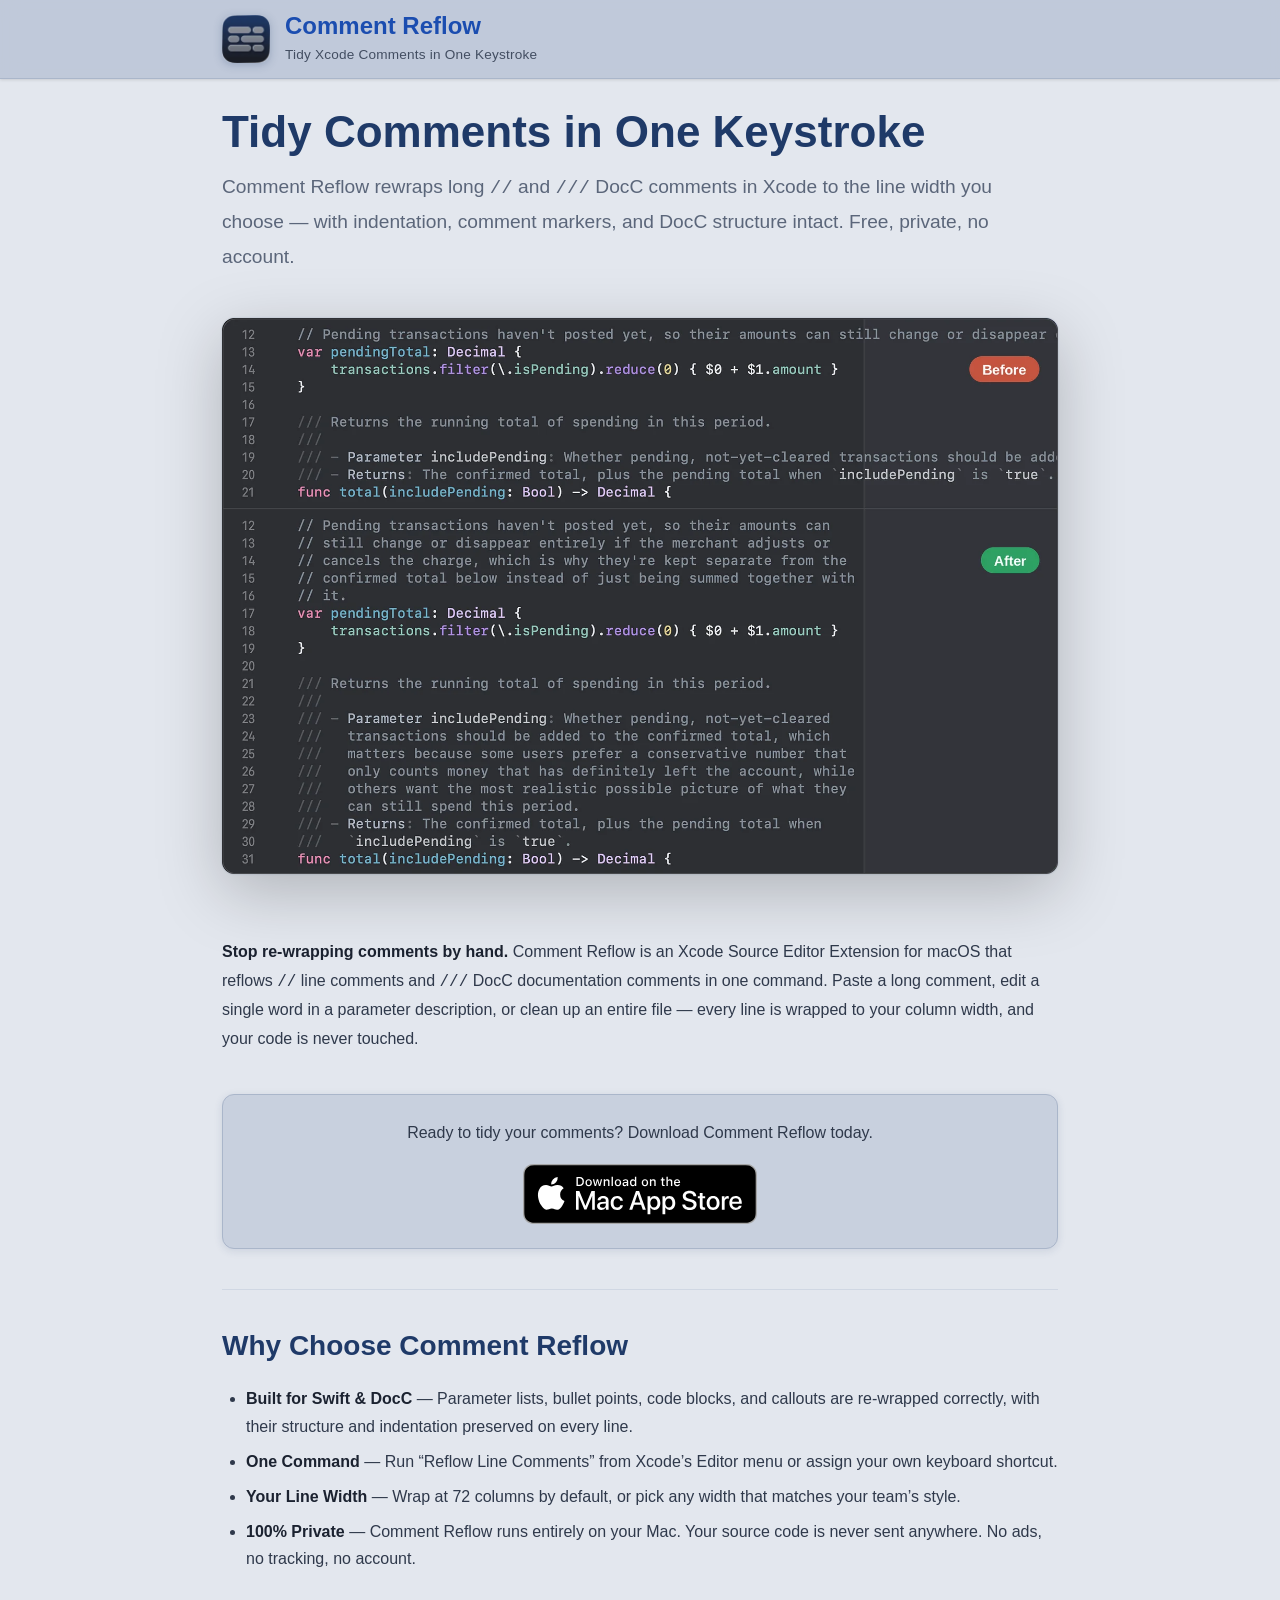
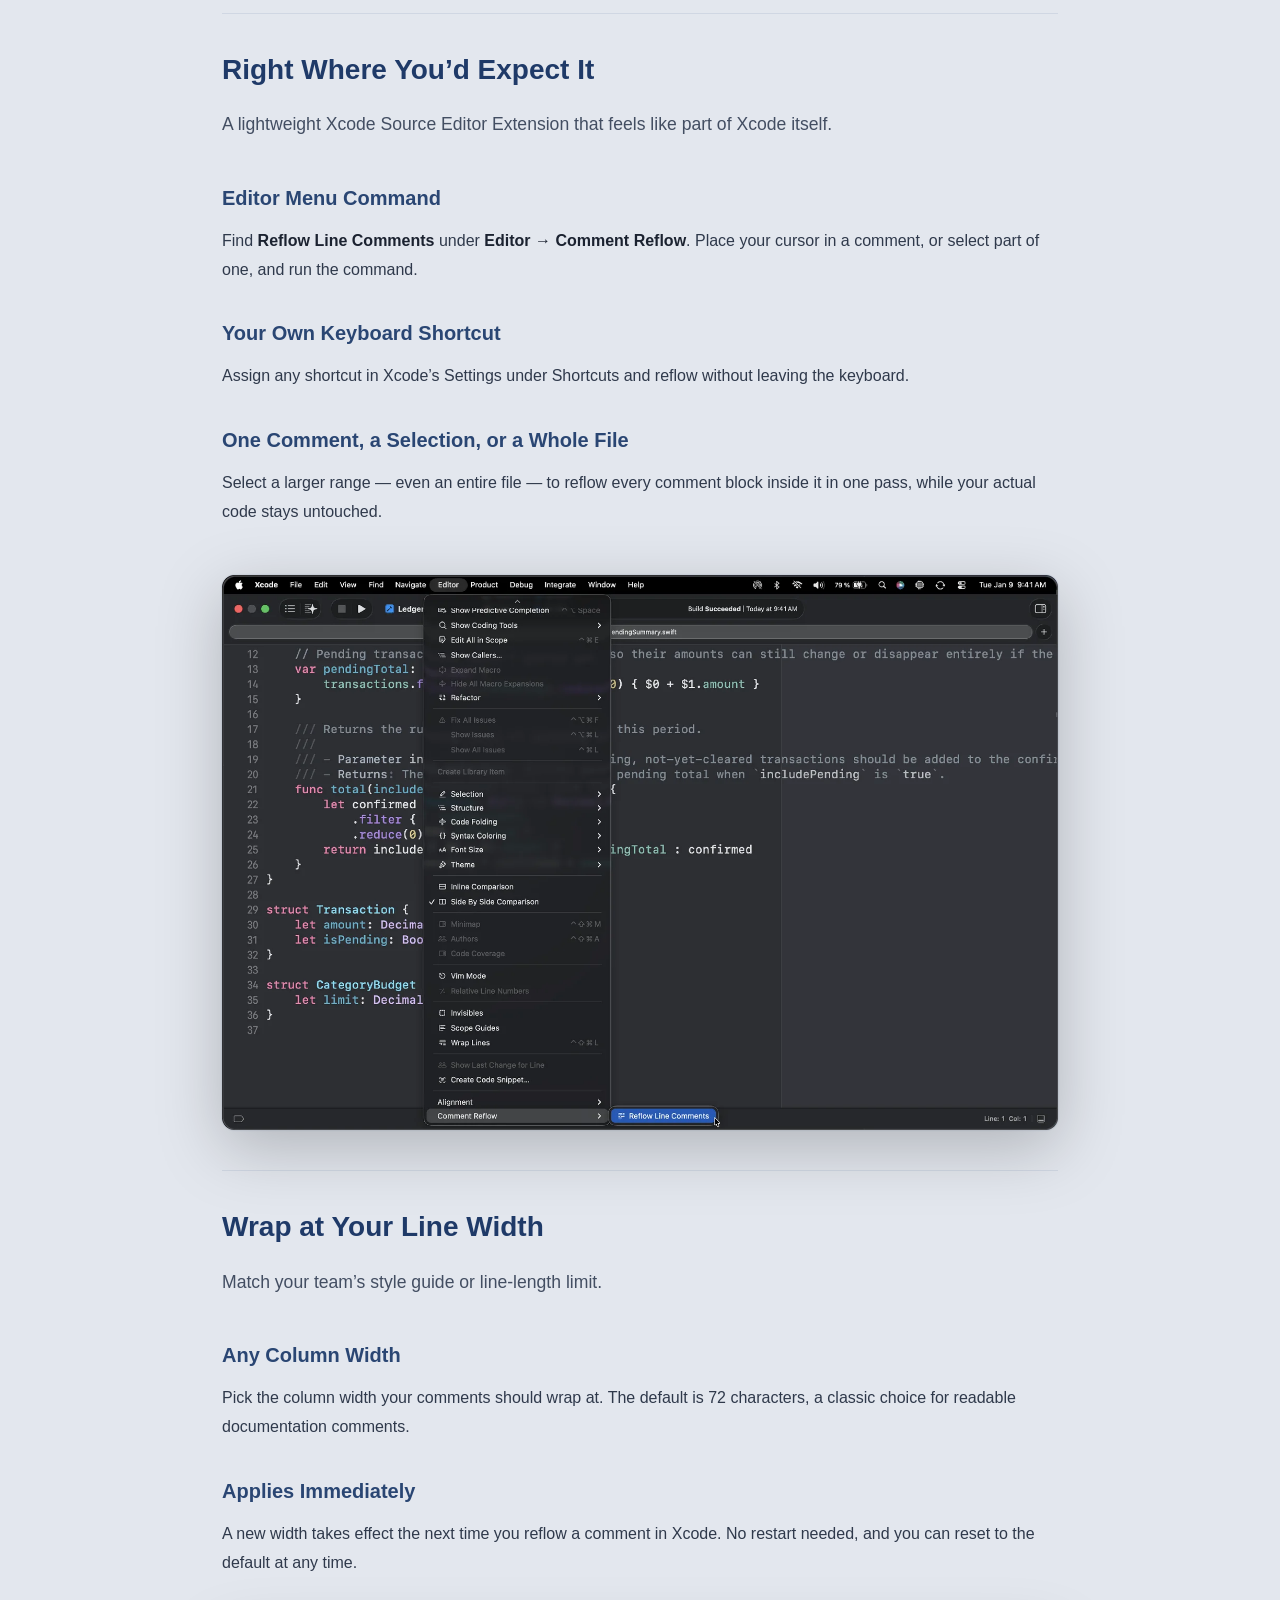
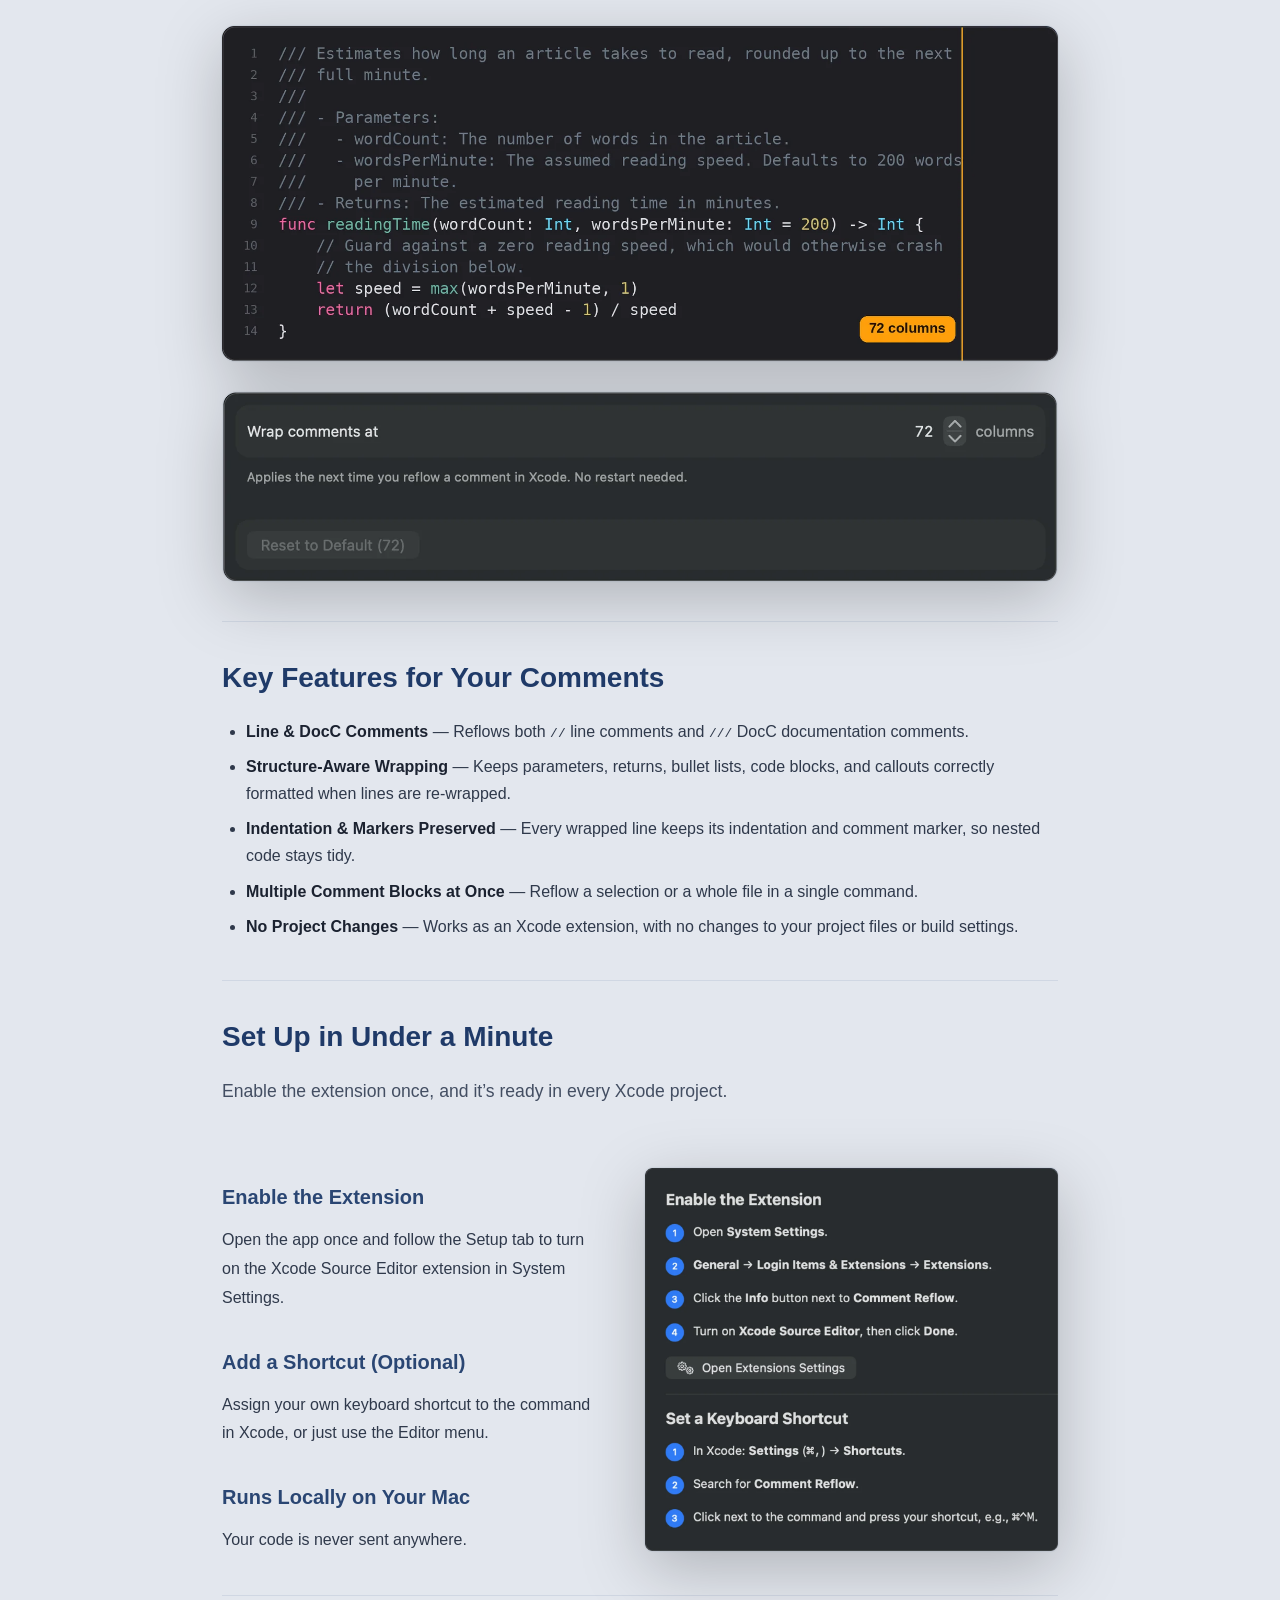
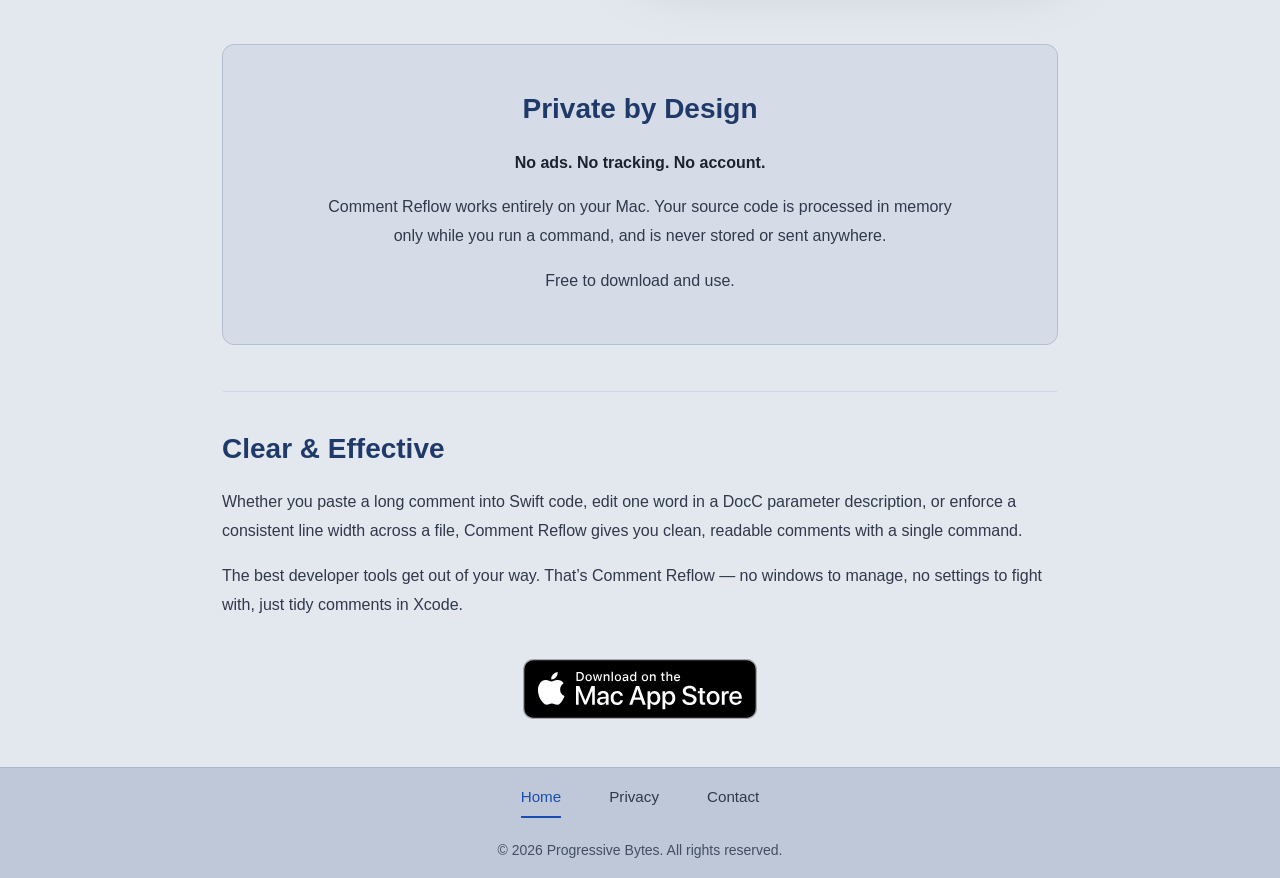
<file: index.html>
<!DOCTYPE html>
<html lang="en-US">
    <head>
        <meta charset="utf-8">

        <meta name="viewport" content="width=device-width, initial-scale=1.0">
        <meta name="description" content="Comment Reflow is a free Xcode Source Editor Extension for macOS that reflows // and /// DocC line comments to a column width you choose — keeping indentation, comment markers, and DocC structure correct on every line. One menu command or keyboard shortcut. No ads, no tracking, no account.">
        <meta name="keywords" content="comment reflow, xcode extension, xcode source editor extension, source editor extension, docc, swift, comment formatter, reflow comments, line wrapping, comment wrapping, word wrap, documentation comments, code formatting, format, style, clean, indent, indentation, column width, line width, swiftlint, markdown, editor, code, macOS, developer tools">

        <meta property="og:title" content="Comment Reflow | Tidy Xcode Comments in One Keystroke">
        <meta property="og:description" content="Comment Reflow is a free Xcode Source Editor Extension for macOS that reflows // and /// DocC line comments to a column width you choose — keeping indentation, comment markers, and DocC structure correct on every line. One menu command or keyboard shortcut. No ads, no tracking, no account.">
        <meta property="og:url" content="https://www.progressive-bytes.com/commentreflow/">
        <meta property="og:type" content="website">
        <meta property="og:image" content="https://www.progressive-bytes.com/commentreflow/images/hero.webp">
        <meta property="og:image:alt" content="Xcode editor showing long // and /// DocC comments before and after reflowing with Comment Reflow">

        <title>Comment Reflow | Tidy Xcode Comments in One Keystroke</title>

        <link rel="canonical" href="https://www.progressive-bytes.com/commentreflow/">

        <link rel="icon" type="image/svg+xml" href="images/favicon.svg">
        <link rel="shortcut icon" href="favicon.ico">
        <link rel="apple-touch-icon" sizes="180x180" href="images/apple-touch-icon.png">

        <link rel="stylesheet" href="styles/theme.css">
        <link rel="stylesheet" href="styles/shared/style.css">
        <link rel="stylesheet" href="styles/shared/style-macos.css">

        <script type="application/ld+json">
        {
        "@context": "https://schema.org",
        "@type": "SoftwareApplication",
        "name": "Comment Reflow",
        "operatingSystem": "macOS",
        "applicationCategory": "DeveloperApplication",
        "offers": {
            "@type": "Offer",
            "price": "0",
            "priceCurrency": "USD"
        },
        "description": "Comment Reflow is a free Xcode Source Editor Extension for macOS that reflows // and /// DocC line comments to a column width you choose — keeping indentation, comment markers, and DocC structure correct on every line. One menu command or keyboard shortcut. No ads, no tracking, no account."
        }
        </script>
    </head>
    <body>
        <header>
            <div class="container">
                <div class="header-content">
                    <a href="./" class="logo-link">
                        <img src="images/AppIcon.webp" alt="Comment Reflow Icon" class="nav-icon" width="48" height="48">
                        <div class="brand-text">
                            <span class="brand-name">Comment Reflow</span>
                            <span class="tagline">Tidy Xcode Comments in One Keystroke</span>
                        </div>
                    </a>
                </div>
            </div>
        </header>
        <main>
            <div class="container">
                <h1>Tidy Comments in One Keystroke</h1>
                <p class="subtitle">Comment Reflow rewraps long <code>//</code> and <code>///</code> DocC comments in Xcode to the line width you choose &mdash; with indentation, comment markers, and DocC structure intact. Free, private, no account.</p>

                <div class="hero-visual-single">
                    <figure class="window-shot">
                        <img src="images/hero.webp" alt="Xcode editor showing long // and /// DocC comments before and after reflowing with Comment Reflow" width="1600" height="1063">
                    </figure>
                </div>

                <section class="no-divider">
                    <p><strong>Stop re-wrapping comments by hand.</strong> Comment Reflow is an Xcode Source Editor Extension for macOS that reflows <code>//</code> line comments and <code>///</code> DocC documentation comments in one command. Paste a long comment, edit a single word in a parameter description, or clean up an entire file &mdash; every line is wrapped to your column width, and your code is never touched.</p>
                </section>

                <section class="download-cta">
                    <div class="download-cta-box">
                        <p class="download-text">Ready to tidy your comments? Download Comment Reflow today.</p>
                        <a href="https://apps.apple.com/app/id6814915136" target="_blank" rel="noopener">
                            <img src="images/Download_on_the_Mac_App_Store_Badge_US-UK_RGB_blk_092917.svg" alt="Download on the Mac App Store" class="download-cta-badge">
                        </a>
                    </div>
                </section>

                <section>
                    <h2>Why Choose Comment Reflow</h2>
                    <ul>
                        <li><strong>Built for Swift &amp; DocC</strong> &mdash; Parameter lists, bullet points, code blocks, and callouts are re-wrapped correctly, with their structure and indentation preserved on every line.</li>
                        <li><strong>One Command</strong> &mdash; Run &ldquo;Reflow Line Comments&rdquo; from Xcode&rsquo;s Editor menu or assign your own keyboard shortcut.</li>
                        <li><strong>Your Line Width</strong> &mdash; Wrap at 72 columns by default, or pick any width that matches your team&rsquo;s style.</li>
                        <li><strong>100% Private</strong> &mdash; Comment Reflow runs entirely on your Mac. Your source code is never sent anywhere. No ads, no tracking, no account.</li>
                    </ul>
                </section>

                <section class="feature-block">
                    <div class="feature-header">
                        <h2>Right Where You&rsquo;d Expect It</h2>
                        <p>A lightweight Xcode Source Editor Extension that feels like part of Xcode itself.</p>
                    </div>

                    <div class="feature-stack">
                        <div class="feature-text">
                            <h3>Editor Menu Command</h3>
                            <p>Find <strong>Reflow Line Comments</strong> under <strong>Editor &rarr; Comment Reflow</strong>. Place your cursor in a comment, or select part of one, and run the command.</p>

                            <h3>Your Own Keyboard Shortcut</h3>
                            <p>Assign any shortcut in Xcode&rsquo;s Settings under Shortcuts and reflow without leaving the keyboard.</p>

                            <h3>One Comment, a Selection, or a Whole File</h3>
                            <p>Select a larger range &mdash; even an entire file &mdash; to reflow every comment block inside it in one pass, while your actual code stays untouched.</p>
                        </div>
                        <figure class="window-shot">
                            <img src="images/editor-menu.webp" alt="Xcode Editor menu showing the Comment Reflow submenu with the Reflow Line Comments command" width="1600" height="1063" loading="lazy">
                        </figure>
                    </div>
                </section>

                <section class="feature-block">
                    <div class="feature-header">
                        <h2>Wrap at Your Line Width</h2>
                        <p>Match your team&rsquo;s style guide or line-length limit.</p>
                    </div>

                    <div class="feature-stack">
                        <div class="feature-text">
                            <h3>Any Column Width</h3>
                            <p>Pick the column width your comments should wrap at. The default is 72 characters, a classic choice for readable documentation comments.</p>

                            <h3>Applies Immediately</h3>
                            <p>A new width takes effect the next time you reflow a comment in Xcode. No restart needed, and you can reset to the default at any time.</p>
                        </div>
                        <figure class="window-shot">
                            <img src="images/settings.webp" alt="Comment Reflow settings showing a 72-column wrap setting and a code preview with a column guide" width="1600" height="1063" loading="lazy">
                        </figure>
                    </div>
                </section>

                <section>
                    <h2>Key Features for Your Comments</h2>
                    <ul>
                        <li><strong>Line &amp; DocC Comments</strong> &mdash; Reflows both <code>//</code> line comments and <code>///</code> DocC documentation comments.</li>
                        <li><strong>Structure-Aware Wrapping</strong> &mdash; Keeps parameters, returns, bullet lists, code blocks, and callouts correctly formatted when lines are re-wrapped.</li>
                        <li><strong>Indentation &amp; Markers Preserved</strong> &mdash; Every wrapped line keeps its indentation and comment marker, so nested code stays tidy.</li>
                        <li><strong>Multiple Comment Blocks at Once</strong> &mdash; Reflow a selection or a whole file in a single command.</li>
                        <li><strong>No Project Changes</strong> &mdash; Works as an Xcode extension, with no changes to your project files or build settings.</li>
                    </ul>
                </section>

                <section class="feature-block">
                    <div class="feature-header">
                        <h2>Set Up in Under a Minute</h2>
                        <p>Enable the extension once, and it&rsquo;s ready in every Xcode project.</p>
                    </div>

                    <div class="feature-split-macos">
                        <div class="feature-text">
                            <h3>Enable the Extension</h3>
                            <p>Open the app once and follow the Setup tab to turn on the Xcode Source Editor extension in System Settings.</p>

                            <h3>Add a Shortcut (Optional)</h3>
                            <p>Assign your own keyboard shortcut to the command in Xcode, or just use the Editor menu.</p>

                            <h3>Runs Locally on Your Mac</h3>
                            <p>Your code is never sent anywhere.</p>
                        </div>
                        <figure class="window-shot">
                            <img src="images/setup.webp" alt="Comment Reflow setup instructions for enabling the extension and assigning a keyboard shortcut" width="1280" height="1188" loading="lazy">
                        </figure>
                    </div>
                </section>

                <section class="feature-block trust-statement">
                    <div class="container-small">
                        <h2>Private by Design</h2>
                        <p class="emphasized"><strong>No ads. No tracking. No account.</strong></p>
                        <p>Comment Reflow works entirely on your Mac. Your source code is processed in memory only while you run a command, and is never stored or sent anywhere.</p>
                        <p>Free to download and use.</p>
                    </div>
                </section>

                <section>
                    <h2>Clear &amp; Effective</h2>
                    <p>Whether you paste a long comment into Swift code, edit one word in a DocC parameter description, or enforce a consistent line width across a file, Comment Reflow gives you clean, readable comments with a single command.</p>
                    <p>The best developer tools get out of your way. That&rsquo;s Comment Reflow &mdash; no windows to manage, no settings to fight with, just tidy comments in Xcode.</p>
                </section>

                <div class="final-cta">
                    <a href="https://apps.apple.com/app/id6814915136" target="_blank" rel="noopener">
                            <img src="images/Download_on_the_Mac_App_Store_Badge_US-UK_RGB_blk_092917.svg" alt="Download on the Mac App Store" class="download-cta-badge">
                        </a>
                </div>
            </div>
        </main>
        <footer>
            <div class="container">
                <div class="footer-content">
                    <div class="footer-links">
                        <a href="./" class="active">Home</a>
                        <a href="privacy">Privacy</a>
                        <a href="contact">Contact</a>
                    </div>
                </div>
                <div class="footer-copyright">
                    <p>&copy; 2026 Progressive Bytes. All rights reserved.</p>
                </div>
            </div>
        </footer>
    </body>
</html>
</file>
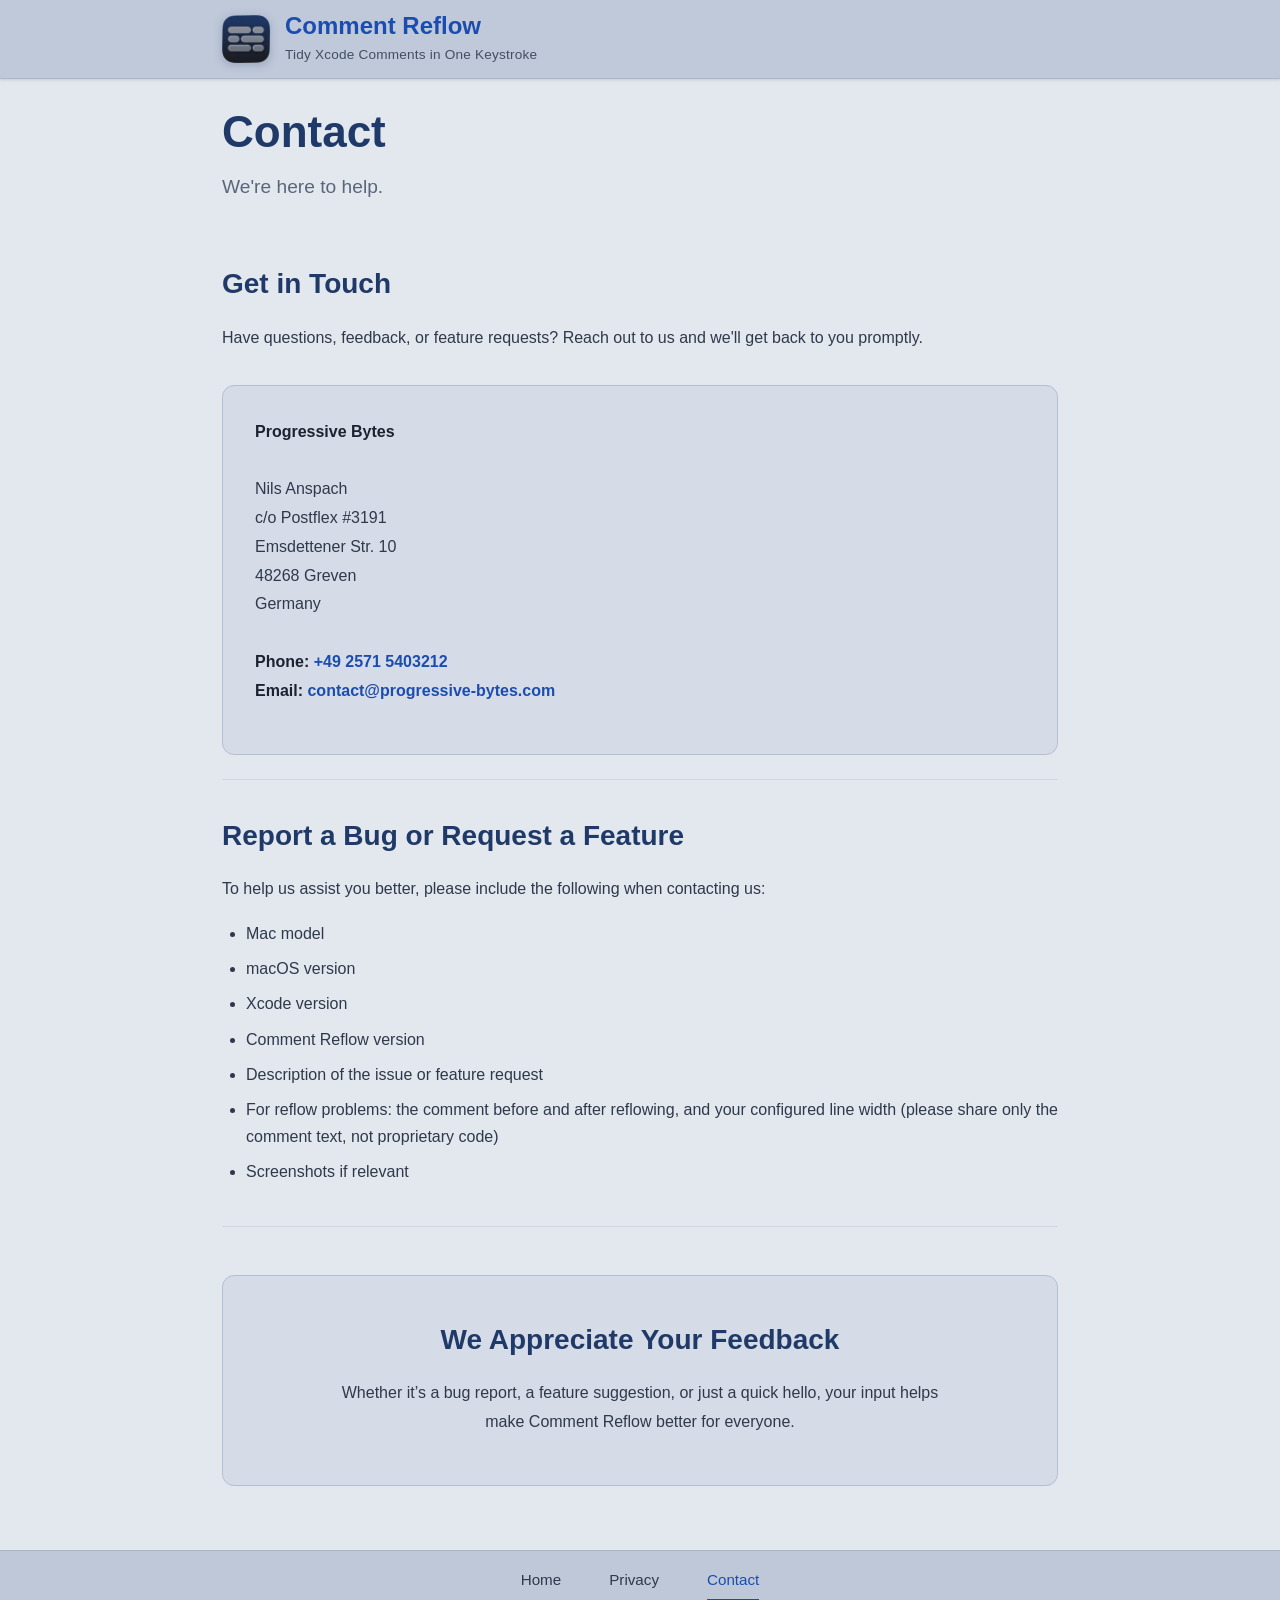
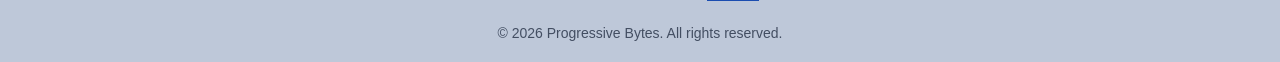
<file: contact.html>
<!DOCTYPE html>
<html lang="en-US">
    <head>
        <meta charset="utf-8">

        <meta name="viewport" content="width=device-width, initial-scale=1.0">
        <meta name="description" content="Get in touch with Progressive Bytes for Comment Reflow support, feature requests, or bug reports.">
        <meta name="keywords" content="contact, support, feedback, bug report, feature request, comment reflow, xcode extension, docc">

        <meta property="og:title" content="Contact — Comment Reflow | Tidy Xcode Comments in One Keystroke">
        <meta property="og:description" content="Support for Comment Reflow – Tidy Xcode Comments in One Keystroke. We'd love to hear from you!">
        <meta property="og:url" content="https://www.progressive-bytes.com/commentreflow/contact">
        <meta property="og:type" content="website">

        <title>Contact – Comment Reflow | Tidy Xcode Comments in One Keystroke</title>

        <link rel="canonical" href="https://www.progressive-bytes.com/commentreflow/contact">

        <link rel="icon" type="image/svg+xml" href="images/favicon.svg">
        <link rel="shortcut icon" href="favicon.ico">
        <link rel="apple-touch-icon" sizes="180x180" href="images/apple-touch-icon.png">

        <link rel="stylesheet" href="styles/theme.css">
        <link rel="stylesheet" href="styles/shared/style.css">
        <link rel="stylesheet" href="styles/shared/style-macos.css">
    </head>
    <body>
        <header>
            <div class="container">
                <div class="header-content">
                    <a href="./" class="logo-link">
                        <img src="images/AppIcon.webp" alt="Comment Reflow Icon" class="nav-icon" width="48" height="48">
                        <div class="brand-text">
                            <span class="brand-name">Comment Reflow</span>
                            <span class="tagline">Tidy Xcode Comments in One Keystroke</span>
                        </div>
                    </a>
                </div>
            </div>
        </header>
        <main>
            <div class="container">
                <h1>Contact</h1>
                <p class="subtitle">We're here to help.</p>

                <section>
                    <h2>Get in Touch</h2>
                    <p>Have questions, feedback, or feature requests? Reach out to us and we'll get back to you promptly.</p>
                    <div class="contact-box">
                        <p>
                            <strong>Progressive Bytes</strong><br><br>
                            Nils Anspach<br>
                            c/o Postflex #3191<br>
                            Emsdettener Str. 10<br>
                            48268 Greven<br>
                            Germany<br><br>
                            <strong>Phone:</strong> <a href="tel:+4925715403212" class="contact-link">+49 2571 5403212</a><br>
                            <strong>Email:</strong> <a href="mailto:contact@progressive-bytes.com" class="contact-link">contact@progressive-bytes.com</a>
                        </p>
                    </div>
                </section>

                <section>
                    <h2>Report a Bug or Request a Feature</h2>
                    <p>To help us assist you better, please include the following when contacting us:</p>
                    <ul>
                        <li>Mac model</li>
                        <li>macOS version</li>
                        <li>Xcode version</li>
                        <li>Comment Reflow version</li>
                        <li>Description of the issue or feature request</li>
                        <li>For reflow problems: the comment before and after reflowing, and your configured line width (please share only the comment text, not proprietary code)</li>
                        <li>Screenshots if relevant</li>
                    </ul>
                </section>

                <section class="trust-statement last-section">
                    <div class="container-small">
                        <h2>We Appreciate Your Feedback</h2>
                        <p>Whether it’s a bug report, a feature suggestion, or just a quick hello, your input helps make Comment Reflow better for everyone.</p>
                    </div>
                </section>
            </div>
        </main>
        <footer>
            <div class="container">
                <div class="footer-content">
                    <div class="footer-links">
                        <a href="./">Home</a>
                        <a href="privacy">Privacy</a>
                        <a href="contact" class="active">Contact</a>
                    </div>
                </div>
                <div class="footer-copyright">
                    <p>&copy; 2026 Progressive Bytes. All rights reserved.</p>
                </div>
            </div>
        </footer>
    </body>
</html>
</file>
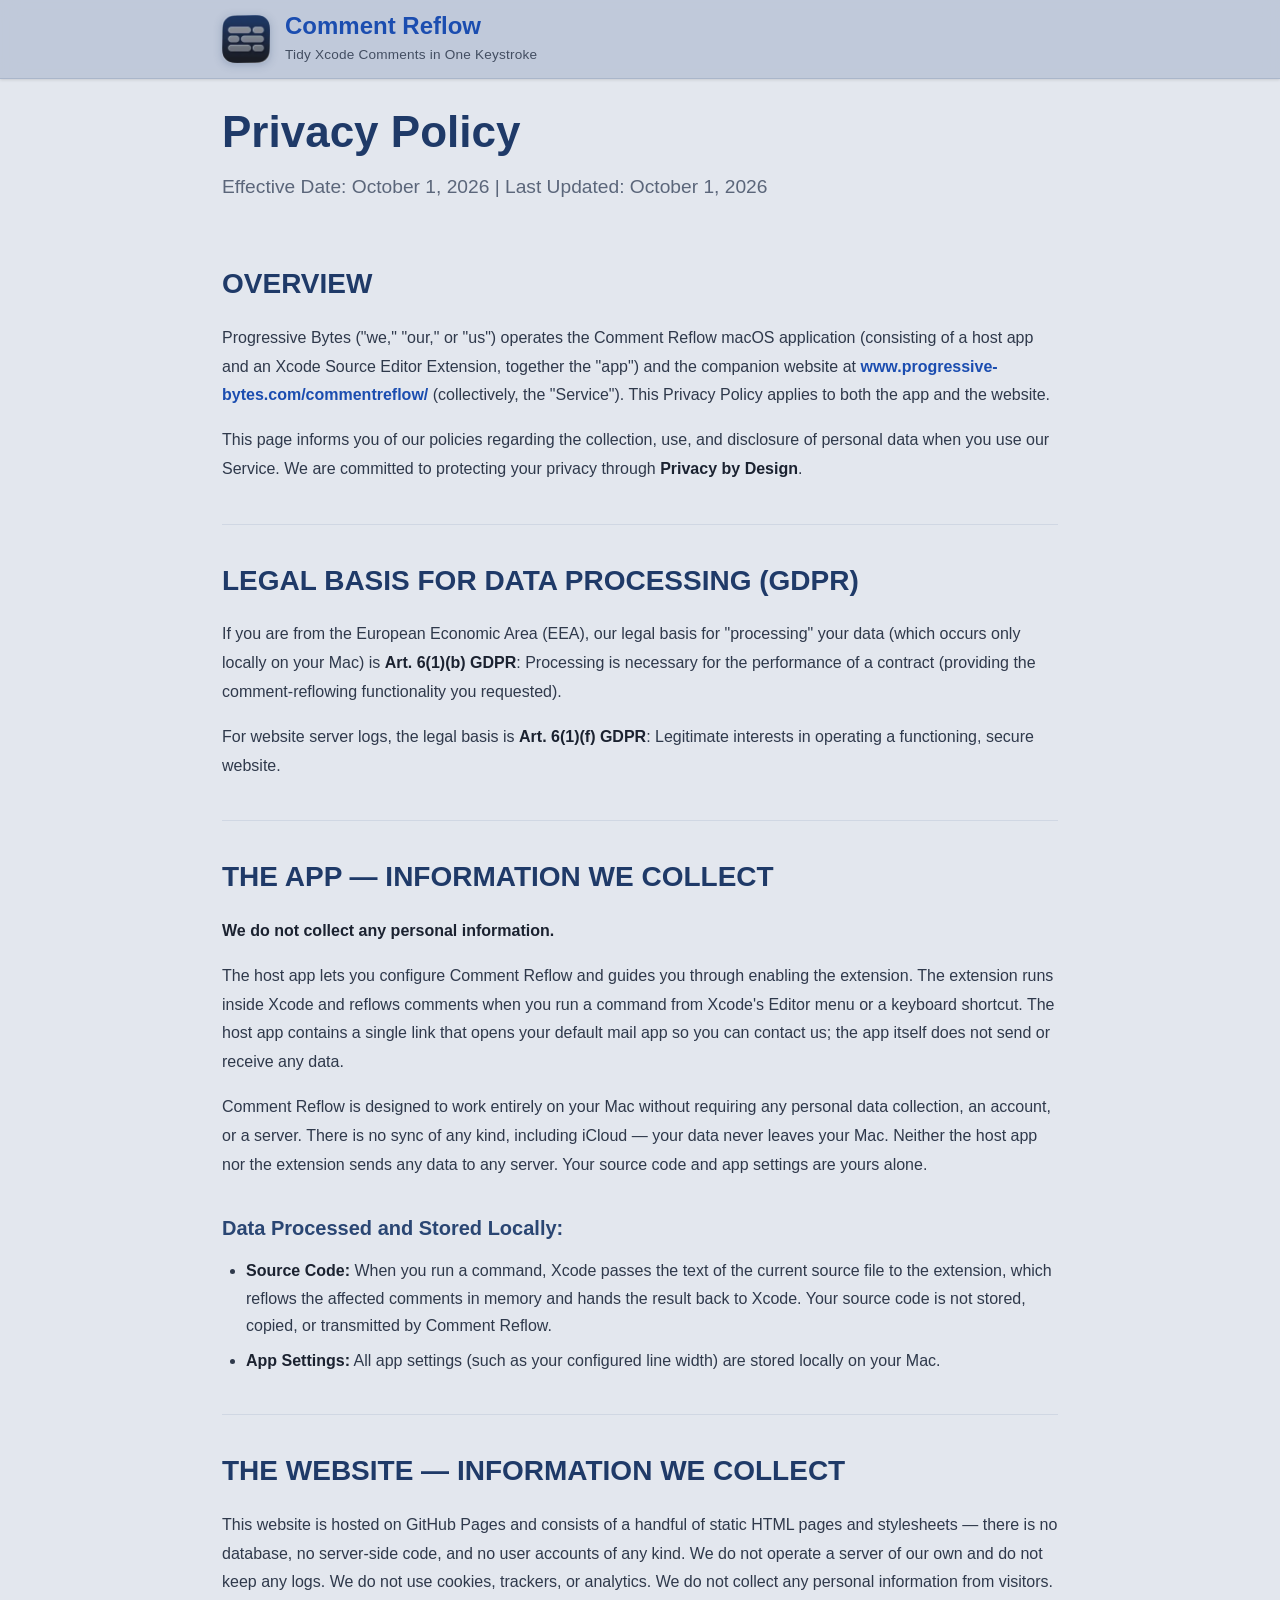
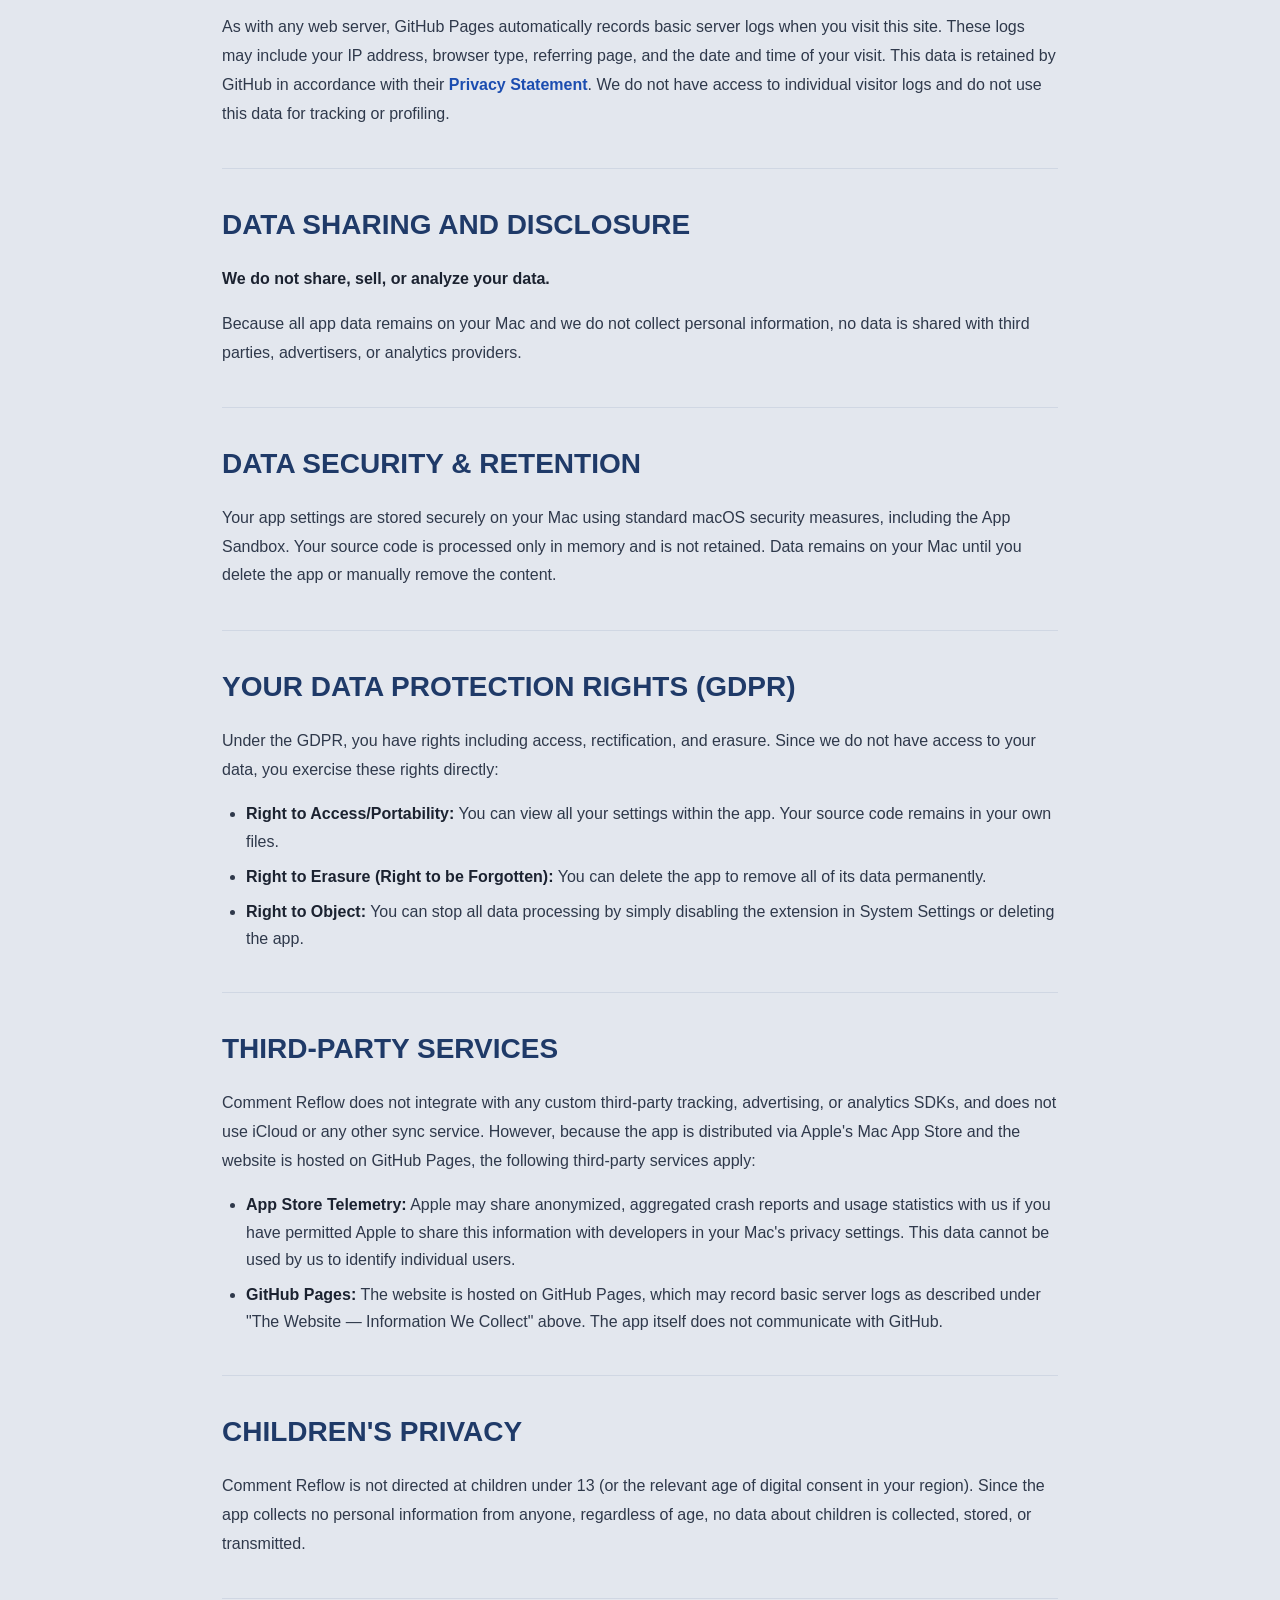
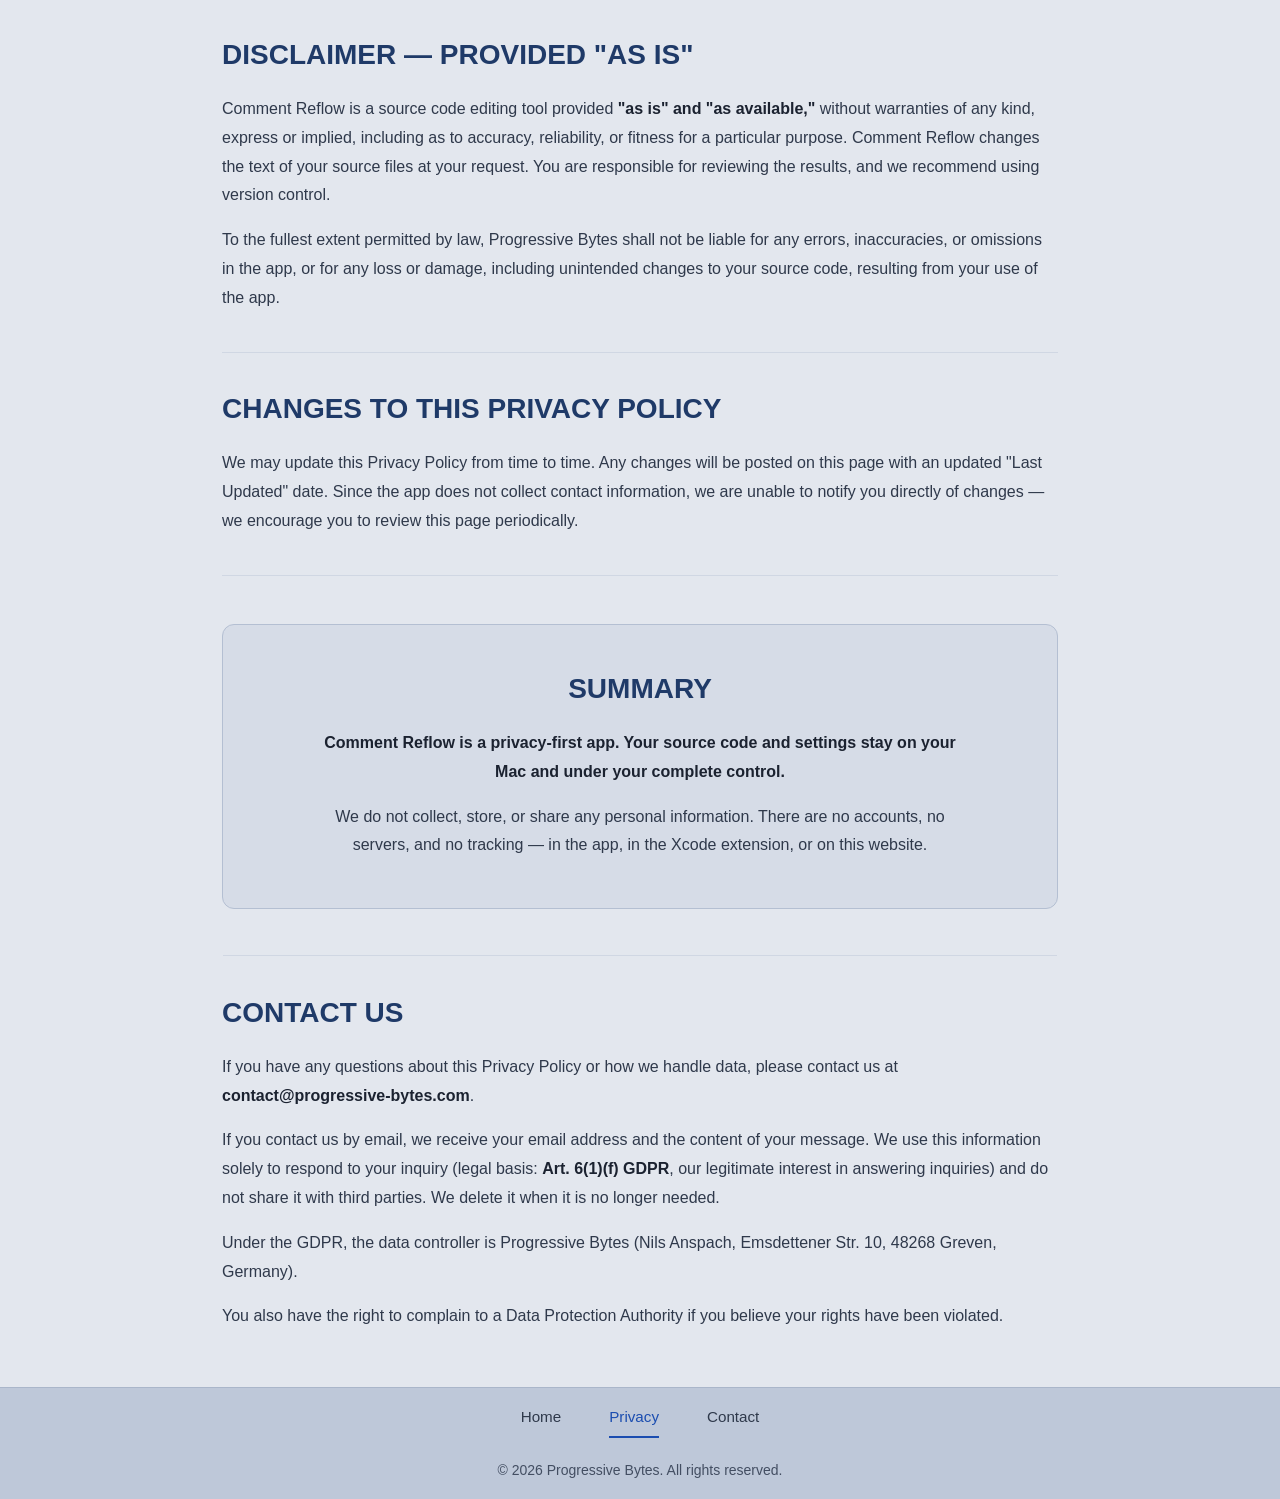
<file: privacy.html>
<!DOCTYPE html>
<html lang="en-US">
    <head>
        <meta charset="utf-8">

        <meta name="viewport" content="width=device-width, initial-scale=1.0">
        <meta name="description" content="Privacy Policy for Comment Reflow. Learn how we protect your data.">
        <meta name="keywords" content="privacy policy, GDPR, data protection">

        <meta property="og:title" content="Privacy Policy — Comment Reflow | Tidy Xcode Comments in One Keystroke">
        <meta property="og:description" content="No ads. No tracking. No accounts &mdash; your source code stays on your Mac">
        <meta property="og:url" content="https://www.progressive-bytes.com/commentreflow/privacy">
        <meta property="og:type" content="website">

        <title>Privacy Policy – Comment Reflow | Tidy Xcode Comments in One Keystroke</title>

        <link rel="canonical" href="https://www.progressive-bytes.com/commentreflow/privacy">

        <link rel="icon" type="image/svg+xml" href="images/favicon.svg">
        <link rel="shortcut icon" href="favicon.ico">
        <link rel="apple-touch-icon" sizes="180x180" href="images/apple-touch-icon.png">

        <link rel="stylesheet" href="styles/theme.css">
        <link rel="stylesheet" href="styles/shared/style.css">
        <link rel="stylesheet" href="styles/shared/style-macos.css">
    </head>
    <body>
        <header>
            <div class="container">
                <div class="header-content">
                    <a href="./" class="logo-link">
                        <img src="images/AppIcon.webp" alt="Comment Reflow Icon" class="nav-icon" width="48" height="48">
                        <div class="brand-text">
                            <span class="brand-name">Comment Reflow</span>
                            <span class="tagline">Tidy Xcode Comments in One Keystroke</span>
                        </div>
                    </a>
                </div>
            </div>
        </header>
        <main>
            <div class="container">
                <h1>Privacy Policy</h1>
                <p class="subtitle">Effective Date: October 1, 2026 | Last Updated: October 1, 2026</p>

                <section>
                    <h2>OVERVIEW</h2>
                    <p>Progressive Bytes ("we," "our," or "us") operates the Comment Reflow macOS application (consisting of a host app and an Xcode Source Editor Extension, together the "app") and the companion website at <a href="https://www.progressive-bytes.com/commentreflow/" target="_blank" rel="noopener" class="contact-link">www.progressive-bytes.com/commentreflow/</a> (collectively, the "Service"). This Privacy Policy applies to both the app and the website.</p>
                    <p>This page informs you of our policies regarding the collection, use, and disclosure of personal data when you use our Service. We are committed to protecting your privacy through <strong>Privacy by Design</strong>.</p>
                </section>

                <section>
                    <h2>LEGAL BASIS FOR DATA PROCESSING (GDPR)</h2>
                    <p>If you are from the European Economic Area (EEA), our legal basis for "processing" your data (which occurs only locally on your Mac) is <strong>Art. 6(1)(b) GDPR</strong>: Processing is necessary for the performance of a contract (providing the comment-reflowing functionality you requested).</p>
                    <p>For website server logs, the legal basis is <strong>Art. 6(1)(f) GDPR</strong>: Legitimate interests in operating a functioning, secure website.</p>
                </section>

                <section>
                    <h2>THE APP — INFORMATION WE COLLECT</h2>
                    <p><strong>We do not collect any personal information.</strong></p>
                    <p>The host app lets you configure Comment Reflow and guides you through enabling the extension. The extension runs inside Xcode and reflows comments when you run a command from Xcode's Editor menu or a keyboard shortcut. The host app contains a single link that opens your default mail app so you can contact us; the app itself does not send or receive any data.</p>
                    <p>Comment Reflow is designed to work entirely on your Mac without requiring any personal data collection, an account, or a server. There is no sync of any kind, including iCloud — your data never leaves your Mac. Neither the host app nor the extension sends any data to any server. Your source code and app settings are yours alone.</p>

                    <h3>Data Processed and Stored Locally:</h3>
                    <ul>
                        <li><strong>Source Code:</strong> When you run a command, Xcode passes the text of the current source file to the extension, which reflows the affected comments in memory and hands the result back to Xcode. Your source code is not stored, copied, or transmitted by Comment Reflow.</li>
                        <li><strong>App Settings:</strong> All app settings (such as your configured line width) are stored locally on your Mac.</li>
                    </ul>
                </section>

                <section>
                    <h2>THE WEBSITE — INFORMATION WE COLLECT</h2>
                    <p>This website is hosted on GitHub Pages and consists of a handful of static HTML pages and stylesheets — there is no database, no server-side code, and no user accounts of any kind. We do not operate a server of our own and do not keep any logs. We do not use cookies, trackers, or analytics. We do not collect any personal information from visitors.</p>
                    <p>As with any web server, GitHub Pages automatically records basic server logs when you visit this site. These logs may include your IP address, browser type, referring page, and the date and time of your visit. This data is retained by GitHub in accordance with their <a href="https://docs.github.com/en/site-policy/privacy-policies/github-general-privacy-statement" target="_blank" rel="noopener" class="contact-link">Privacy Statement</a>. We do not have access to individual visitor logs and do not use this data for tracking or profiling.</p>
                </section>

                <section>
                    <h2>DATA SHARING AND DISCLOSURE</h2>
                    <p><strong>We do not share, sell, or analyze your data.</strong></p>
                    <p>Because all app data remains on your Mac and we do not collect personal information, no data is shared with third parties, advertisers, or analytics providers.</p>
                </section>

                <section>
                    <h2>DATA SECURITY &amp; RETENTION</h2>
                    <p>Your app settings are stored securely on your Mac using standard macOS security measures, including the App Sandbox. Your source code is processed only in memory and is not retained. Data remains on your Mac until you delete the app or manually remove the content.</p>
                </section>

                <section>
                    <h2>YOUR DATA PROTECTION RIGHTS (GDPR)</h2>
                    <p>Under the GDPR, you have rights including access, rectification, and erasure. Since we do not have access to your data, you exercise these rights directly:</p>
                    <ul>
                        <li><strong>Right to Access/Portability:</strong> You can view all your settings within the app. Your source code remains in your own files.</li>
                        <li><strong>Right to Erasure (Right to be Forgotten):</strong> You can delete the app to remove all of its data permanently.</li>
                        <li><strong>Right to Object:</strong> You can stop all data processing by simply disabling the extension in System Settings or deleting the app.</li>
                    </ul>
                </section>

                <section>
                    <h2>THIRD-PARTY SERVICES</h2>
                    <p>Comment Reflow does not integrate with any custom third-party tracking, advertising, or analytics SDKs, and does not use iCloud or any other sync service. However, because the app is distributed via Apple's Mac App Store and the website is hosted on GitHub Pages, the following third-party services apply:</p>
                    <ul>
                        <li><strong>App Store Telemetry:</strong> Apple may share anonymized, aggregated crash reports and usage statistics with us if you have permitted Apple to share this information with developers in your Mac's privacy settings. This data cannot be used by us to identify individual users.</li>
                        <li><strong>GitHub Pages:</strong> The website is hosted on GitHub Pages, which may record basic server logs as described under "The Website — Information We Collect" above. The app itself does not communicate with GitHub.</li>
                    </ul>
                </section>

                <section>
                    <h2>CHILDREN'S PRIVACY</h2>
                    <p>Comment Reflow is not directed at children under 13 (or the relevant age of digital consent in your region). Since the app collects no personal information from anyone, regardless of age, no data about children is collected, stored, or transmitted.</p>
                </section>

                <section>
                    <h2>DISCLAIMER — PROVIDED "AS IS"</h2>
                    <p>Comment Reflow is a source code editing tool provided <strong>"as is" and "as available,"</strong> without warranties of any kind, express or implied, including as to accuracy, reliability, or fitness for a particular purpose. Comment Reflow changes the text of your source files at your request. You are responsible for reviewing the results, and we recommend using version control.</p>
                    <p>To the fullest extent permitted by law, Progressive Bytes shall not be liable for any errors, inaccuracies, or omissions in the app, or for any loss or damage, including unintended changes to your source code, resulting from your use of the app.</p>
                </section>

                <section>
                    <h2>CHANGES TO THIS PRIVACY POLICY</h2>
                    <p>We may update this Privacy Policy from time to time. Any changes will be posted on this page with an updated "Last Updated" date. Since the app does not collect contact information, we are unable to notify you directly of changes — we encourage you to review this page periodically.</p>
                </section>

                <section class="trust-statement">
                    <div class="container-small">
                        <h2>SUMMARY</h2>
                        <p><strong>Comment Reflow is a privacy-first app. Your source code and settings stay on your Mac and under your complete control.</strong></p>
                        <p>We do not collect, store, or share any personal information. There are no accounts, no servers, and no tracking — in the app, in the Xcode extension, or on this website.</p>
                    </div>
                </section>

                <section>
                    <h2>CONTACT US</h2>
                    <p>If you have any questions about this Privacy Policy or how we handle data, please contact us at <strong>contact@progressive-bytes.com</strong>.</p>
                    <p>If you contact us by email, we receive your email address and the content of your message. We use this information solely to respond to your inquiry (legal basis: <strong>Art. 6(1)(f) GDPR</strong>, our legitimate interest in answering inquiries) and do not share it with third parties. We delete it when it is no longer needed.</p>
                    <p>Under the GDPR, the data controller is Progressive Bytes (Nils Anspach, Emsdettener Str. 10, 48268 Greven, Germany).</p>
                    <p>You also have the right to complain to a Data Protection Authority if you believe your rights have been violated.</p>
                </section>
            </div>
        </main>
        <footer>
            <div class="container">
                <div class="footer-content">
                    <div class="footer-links">
                        <a href="./">Home</a>
                        <a href="privacy" class="active">Privacy</a>
                        <a href="contact">Contact</a>
                    </div>
                </div>
                <div class="footer-copyright">
                    <p>&copy; 2026 Progressive Bytes. All rights reserved.</p>
                </div>
            </div>
        </footer>
    </body>
</html>
</file>
<file: styles/theme.css>
/* 
 * Theme Selector
 * 
 * To change the theme across all pages, simply change the @import below:
 * - For light theme: @import url('shared/themes/slate.css');
 * - For dark theme:  @import url('shared/themes/ink.css');
 */

@import url('shared/themes/slate.css');
@import url('shared/themes/ink.css') screen and (prefers-color-scheme: dark);
</file>
<file: styles/shared/style.css>
/*
 * style.css — COMMON styles shared by all companion websites.
 *
 * Platform-specific rules live in separate files and must be loaded AFTER this one:
 *   iOS / iPadOS apps:  styles/shared/style-ios.css
 *   macOS apps:         styles/shared/style-macos.css
 *
 * Example:
 *   <link rel="stylesheet" href="styles/theme.css">
 *   <link rel="stylesheet" href="styles/shared/style.css">
 *   <link rel="stylesheet" href="styles/shared/style-ios.css">
 */

/* --- 1. Base Styles --- */
* {
    margin: 0;
    padding: 0;
    box-sizing: border-box;
}

html {
    scroll-behavior: smooth;
}

body {
    font-family: -apple-system, BlinkMacSystemFont, 'Segoe UI', 'Helvetica Neue', sans-serif;
    line-height: 1.7;
    color: var(--text-primary);
    background: var(--bg-primary);
    display: flex;
    flex-direction: column;
    min-height: 100vh;
}

.container {
    max-width: 900px;
    margin: 0 auto;
    padding: 0 2rem;
}

/* --- 2. Navigation --- */
header {
    background: var(--header-bg);
    backdrop-filter: blur(10px);
    -webkit-backdrop-filter: blur(10px);
    padding: 0.75rem 0;
    border-bottom: 1px solid var(--border-secondary);
    position: sticky;
    top: 0;
    z-index: 1000;
    box-shadow: var(--header-shadow);
}

.header-content {
    display: flex;
    align-items: center;
}

.logo-link {
    display: flex;
    align-items: center;
    text-decoration: none;
    gap: 15px;
}

.nav-icon {
    width: 48px;
    height: 48px;
    border-radius: 10px;
    box-shadow: var(--icon-shadow);
}

.brand-text {
    display: flex;
    flex-direction: column;
    justify-content: center;
}

.brand-name {
    color: var(--accent-primary);
    font-weight: 700;
    font-size: 1.5rem;
    line-height: 1.2;
}

.tagline {
    font-size: 0.85rem;
    color: var(--text-tertiary);
    font-weight: 400;
    letter-spacing: 0.2px;
    margin-top: 2px;
}

/* --- 3. Layout & Sections --- */
main {
    flex: 1;
    padding: 1rem 0;
}

section {
    padding: 1.5rem 0;
    border-bottom: 1px solid var(--border-primary);
}

.no-divider {
    border-bottom: none !important;
    padding-bottom: 0;
}

main section:last-of-type {
    border-bottom: none;
}

/* --- 4. Typography --- */
h1 {
    font-size: 2.75rem;
    margin-bottom: 0rem;
    color: var(--heading-primary);
    font-weight: 700;
}

h2 {
    font-size: 1.75rem;
    margin-top: 0.5rem;
    margin-bottom: 1rem;
    color: var(--heading-primary);
    font-weight: 600;
}

h3 {
    font-size: 1.25rem;
    margin-top: 2rem;
    margin-bottom: 0.75rem;
    color: var(--heading-secondary);
    font-weight: 600;
}

p {
    margin-bottom: 1rem;
    color: var(--text-secondary);
    font-size: 1rem;
    line-height: 1.8;
}

.subtitle {
    margin-bottom: 1.5rem;
    color: var(--text-subtitle);
    font-size: 1.2rem;
}

strong {
    color: var(--text-strong);
    font-weight: 600;
}

ul {
    margin-bottom: 1rem;
    margin-left: 1.5rem;
    color: var(--text-secondary);
}

li {
    margin-bottom: 0.5rem;
}

/* --- 5. Feature Block Headers (shared) --- */
.feature-header {
    text-align: left;
    margin-bottom: 2.5rem;
}

.feature-header p {
    font-size: 1.1rem;
    color: var(--text-tertiary);
}

/* --- 7. Privacy & Trust Statements --- */
.trust-statement {
    text-align: center;
    background: var(--box-bg);
    margin: 3rem 0;
    padding: 0;
    border-radius: 12px;
    position: relative;
    border: 1px solid var(--box-border) !important;
}

.trust-statement .container-small {
    max-width: 700px;
    margin: 0 auto;
    padding: 2rem 2rem;
}

.trust-statement:not(.last-section)::after {
    content: "";
    position: absolute;
    bottom: -3rem;
    left: 0;
    right: 0;
    border-bottom: 1px solid var(--border-primary);
}

/* --- 8. Contact Page Specifics --- */
.contact-box {
    background: var(--box-bg);
    padding: 2rem;
    border-radius: 12px;
    border: 1px solid var(--box-border);
    margin-top: 2rem;
}

.contact-link {
    color: var(--link-color);
    text-decoration: none;
    font-weight: 600;
}

.contact-link:hover {
    text-decoration: underline;
}

.contact-box a {
    color: var(--link-color);
    text-decoration: none;
}

.contact-box a:hover {
    text-decoration: underline;
}

.dispute-box {
    background: var(--box-bg);
    padding: 1.5rem;
    border-left: 4px solid var(--accent-primary);
    margin: 1rem 0;
}

/* --- 9. Download CTAs --- */
section.download-cta {
    padding-top: 1.5rem;
    padding-bottom: 2.5rem;
    border-bottom: 1px solid var(--border-primary) !important;
}

.download-cta-box {
    text-align: center;
    background-color: var(--cta-bg);
    border-radius: 12px;
    box-shadow: var(--cta-shadow);
    margin: 0 auto;
    padding: 1.5rem 2.5rem;
    border: 1px solid var(--cta-border);
}

.download-text {
    color: var(--text-secondary);
    margin-bottom: 1rem;
}

.download-cta-badge {
    height: 60px;
    width: auto;
    display: block;
    margin: auto;
    transition: transform 0.2s;
}

.final-cta {
    padding: 0rem 0 2rem 0;
    text-align: center;
}

.final-cta .download-cta-badge {
    margin: 0 auto;
    transition: transform 0.2s;
}

.download-cta-badge:hover,
.final-cta .download-cta-badge:hover {
    transform: scale(1.05);
}

/* --- 10. Footer --- */
footer {
    background: var(--footer-bg);
    padding: 1rem 0;
    border-top: 1px solid var(--border-secondary);
    margin-top: 0;
}

.footer-content {
    display: flex;
    justify-content: center;
    align-items: center;
    position: relative;
    flex-wrap: wrap;
    gap: 1rem;
}

.footer-links {
    display: flex;
    justify-content: center;
    gap: 3rem;
    flex-wrap: wrap;
}

.footer-links a {
    color: var(--footer-link);
    text-decoration: none;
    font-size: 0.95rem;
    font-weight: 500;
    transition: color 0.2s;
    position: relative;
    padding-bottom: 0.5rem;
}

.footer-links a:hover {
    color: var(--footer-link-hover);
}

.footer-links a.active {
    color: var(--footer-link-active);
}

.footer-links a.active::after {
    content: '';
    position: absolute;
    bottom: 0;
    left: 0;
    right: 0;
    height: 2px;
    background: var(--footer-link-active);
}

/* Language Selector */
.language-selector {
    position: absolute;
    right: 0;
}

.language-selector summary {
    list-style: none;
}

.language-selector summary::-webkit-details-marker {
    display: none;
}

.language-button {
    background: transparent;
    border: 1px solid var(--border-secondary);
    border-radius: 6px;
    padding: 0.4rem 0.8rem;
    font-size: 0.875rem;
    color: var(--text-tertiary);
    cursor: pointer;
    display: flex;
    align-items: center;
    gap: 0.5rem;
    transition: all 0.2s;
    font-family: inherit;
}

.language-button:hover {
    border-color: var(--accent-primary);
    color: var(--text-primary);
}

.language-arrow {
    font-size: 0.7rem;
    transition: transform 0.2s;
}

.language-selector[open] .language-arrow {
    transform: rotate(180deg);
}

.language-button:hover .language-arrow {
    transform: translateY(1px);
}

.language-selector[open] .language-button:hover .language-arrow {
    transform: rotate(180deg) translateY(-1px);
}

.language-menu {
    position: absolute;
    bottom: 100%;
    right: 0;
    margin-bottom: 0.5rem;
    background: var(--bg-secondary);
    border: 1px solid var(--border-secondary);
    border-radius: 12px;
    padding: 0.25rem;
    width: max-content;
    box-shadow: 0 4px 12px rgba(0, 0, 0, 0.15);
    animation: slideUp 0.2s ease-out;
}

@keyframes slideUp {
    from {
        opacity: 0;
        transform: translateY(10px);
    }
    to {
        opacity: 1;
        transform: translateY(0);
    }
}

.language-option {
    display: block;
    padding: 0.5rem 0.75rem;
    color: var(--text-secondary);
    text-decoration: none;
    font-size: 0.875rem;
    border-radius: 8px;
    transition: all 0.15s;
    white-space: nowrap;
}

.language-option:hover {
    background: var(--bg-tertiary);
    color: var(--text-primary);
}

.language-option.active {
    color: var(--accent-primary);
    font-weight: 600;
}

.language-option.current {
    cursor: default;
}

.language-option.current:hover {
    background: transparent;
    color: var(--accent-primary);
}

.footer-copyright {
    text-align: center;
    margin-top: 0.75rem;
    padding-top: 0.5rem;
}

.footer-copyright p {
    color: var(--text-tertiary);
    font-size: 0.875rem;
    margin-bottom: 0;
}

/* --- 11. Responsive (common) --- */
@media (max-width: 768px) {
    h1 { font-size: 2.2rem; }

    .footer-content {
        justify-content: flex-start;
    }

    .footer-links {
        gap: 2rem;
        order: 2;
    }

    .language-selector {
        position: static;
        order: 1;
        margin-right: 2rem;
    }
}
</file>
<file: styles/shared/style-macos.css>
/*
 * style-macos.css — macOS companion website styles.
 * Load AFTER styles/shared/style.css.
 *
 * Built for wide macOS window screenshots (exported as WebP with transparent,
 * rounded corners). No device bezels: the shadow follows the window outline
 * via filter: drop-shadow(), and the theme variables are reused as-is.
 *
 * Optional per-theme overrides (all have fallbacks defined below):
 *   --window-shadow   a filter value, e.g. drop-shadow(...) drop-shadow(...)
 */

:root {
    --window-shadow:
        drop-shadow(0 0 1px var(--screenshot-border, rgba(0, 0, 0, 0.25)))
        drop-shadow(0 18px 32px rgba(0, 0, 0, 0.22));
}

@media (prefers-color-scheme: dark) {
    :root {
        --window-shadow:
            drop-shadow(0 0 1px var(--screenshot-border, rgba(255, 255, 255, 0.15)))
            drop-shadow(0 20px 40px rgba(0, 0, 0, 0.7));
    }
}

/* --- macOS 1. Window screenshots --- */
.window-shot {
    margin: 0;
}

.window-shot img {
    display: block;
    width: 100%;
    height: auto;
    filter: var(--window-shadow);
}

/* --- macOS 2. Hero (one wide window) --- */
.hero-visual-single {
    display: flex;
    justify-content: center;
    padding: 20px 0 40px 0;
}

.hero-visual-single .window-shot {
    width: 100%;
    max-width: 840px;
}

/* --- macOS 3. Feature blocks --- */

/* Text first, wide window below */
.feature-stack {
    display: flex;
    flex-direction: column;
    gap: 2rem;
}

.feature-stack .feature-text {
    flex: none;
}

.feature-stack .feature-text h3:first-child {
    margin-top: 0;
}

.feature-stack .window-shot {
    width: 100%;
    margin-bottom: 1rem;
}

/* Text beside a window with a roughly square shape (e.g. setup instructions) */
.feature-split-macos {
    display: flex;
    align-items: center;
    gap: 3rem;
}

.feature-split-macos.reverse {
    flex-direction: row-reverse;
}

.feature-split-macos .feature-text {
    flex: 1;
}

.feature-split-macos .window-shot {
    flex: 1.1;
    min-width: 0;
}

/* --- macOS 4. Responsive --- */
@media (max-width: 768px) {
    .hero-visual-single { padding-bottom: 24px; }
    .feature-split-macos,
    .feature-split-macos.reverse { flex-direction: column; align-items: stretch; gap: 2rem; }
}
</file>
